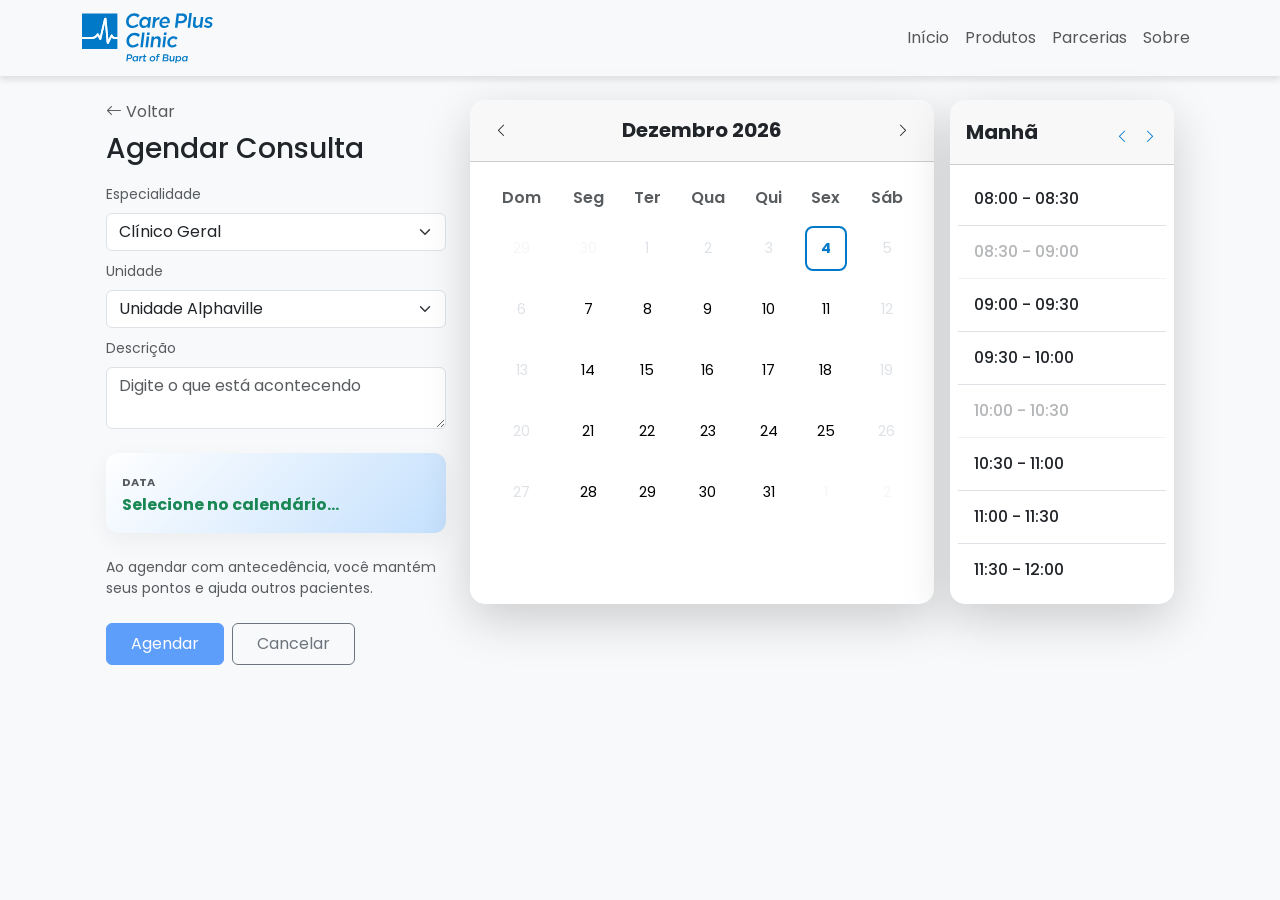
<file: pages/agenda.html>
<!DOCTYPE html>
<html lang="pt-br">

<head>
    <meta charset="UTF-8">
    <meta name="viewport" content="width=device-width, initial-scale=1.0">
    <title>CarePlus - Agendar</title>

    <link rel="shortcut icon" href="../images/Logotipo-Care_Plus.svg" type="image/x-icon">

    <!-- Bootstrap CSS 5.3.3 -->
    <link href="https://cdn.jsdelivr.net/npm/bootstrap@5.3.3/dist/css/bootstrap.min.css" rel="stylesheet">
    <link rel="stylesheet" href="https://cdn.jsdelivr.net/npm/bootstrap-icons@1.11.3/font/bootstrap-icons.min.css">

    <link rel="stylesheet" href="../styles/index.css">
    <link rel="stylesheet" href="../styles/reagendar.css">

    <!-- Scripts do projeto -->
    <script src="../scripts/calendar.js" defer></script>
    <script src="../scripts/agenda.js" defer></script>
</head>

<body class="bg-light">
    <header>
        <nav class="navbar navbar-expand-lg navbar-light bg-light">
            <div class="container">
                <a class="navbar-brand" href="../index.html">
                    <img class="img-fluid" style="max-height:50px;" src="../images/carePlus-logo.svg"
                        alt="Logotipo CarePlus">
                </a>

                <!-- Botão lateral -->
                <button class="navbar-toggler" type="button" data-bs-toggle="offcanvas" data-bs-target="#menuLateral">
                    <span class="navbar-toggler-icon"></span>
                </button>

                <!-- Menu (desktop) -->
                <div class="collapse navbar-collapse d-none d-lg-flex">
                    <ul class="navbar-nav ms-auto">
                        <li class="nav-item">
                            <a class="nav-link" href="../index.html">Início</a>
                        </li>
                        <li class="nav-item">
                            <a class="nav-link" href="produtos.html">Produtos</a>
                        </li>
                        <li class="nav-item">
                            <a class="nav-link" href="parceiras.html">Parcerias</a>
                        </li>
                        <li class="nav-item">
                            <a class="nav-link" href="sobre.html">Sobre</a>
                        </li>
                    </ul>
                </div>
            </div>
        </nav>
    </header>

    <!-- Menu Lateral (Mobile) -->
    <div class="offcanvas offcanvas-end" tabindex="-1" id="menuLateral">
        <div class="offcanvas-header">
            <h5 class="offcanvas-title">CarePlus</h5>
            <button type="button" class="btn-close" data-bs-dismiss="offcanvas"></button>
        </div>

        <div class="offcanvas-body">
            <ul class="nav flex-column">
                <li class="nav-item">
                    <a class="nav-link" href="../index.html">Início</a>
                </li>
                <li class="nav-item">
                    <a class="nav-link" href="produtos.html">Produtos</a>
                </li>
                <li class="nav-item">
                    <a class="nav-link" href="parceiras.html">Parcerias</a>
                </li>
                <li class="nav-item">
                    <a class="nav-link" href="sobre.html">Sobre</a>
                </li>
            </ul>
        </div>
    </div>

    <!-- Conteúdo Principal -->
    <main class="container">
        <section class="row p-4 g-4 align-items-start">
            <article class="col-lg-4 col-12">
                <a class="text-muted text-decoration-none" href="../index.html"><i class="bi bi-arrow-left"></i> Voltar</a>
                <h3 class="mt-2">Agendar Consulta</h3>

                <!-- Formulário de agendamento -->
                <form id="agendamentoForm" class="my-3">
                    <div class="mb-2">
                        <label for="especialidadeSelect" class="form-label small text-muted">Especialidade</label>
                        <select id="especialidadeSelect" class="form-select" required>
                            <option value="" selected disabled>Selecione a especialidade...</option>
                            <option value="Clínica Médica" selected>Clínico Geral</option>
                            <option value="Cardiologia">Cardiologia</option>
                            <option value="Dermatologia">Dermatologia</option>
                            <option value="Ortopedia">Ortopedia</option>
                            <option value="Pediatria">Pediatria</option>
                        </select>
                    </div>
                    <div class="mb-2">
                        <label for="unidadeSelect" class="form-label small text-muted">Unidade</label>
                        <select id="unidadeSelect" class="form-select" required>
                            <option value="Unidade Alphaville">Unidade Alphaville</option>
                            <option value="Unidade Paulista">Unidade Paulista</option>
                            <option value="Teleconsulta">Teleconsulta</option>
                        </select>
                    </div>
                    <div class="mb-2">
                        <label for="patientDescription" class="form-label small text-muted">Descrição</label>
                        <textarea id="patientDescription" class="form-control"
                            placeholder="Digite o que está acontecendo" required></textarea>
                    </div>
                </form>

                <!-- Resumo da Consulta Atual -->
                <div class="consulta-card card bg-light border-0 my-4" style="border-radius: 12px;">
                    <div class="card-body p-3">
                        <small class="text-muted text-uppercase fw-bold" style="font-size: 0.7rem;"> Data</small>
                        <p class="mb-0 fw-bold text-success" id="displayNovaData">Selecione no calendário...</p>
                    </div>
                </div>

                <p class="text-muted small">Ao agendar com antecedência, você mantém seus pontos e ajuda outros
                    pacientes.</p>

                <div class="d-grid gap-2 d-md-flex mt-4">
                    <button class="btn btn-primary px-4 py-2" id="confirmBtn" disabled onclick="abrirModal()">Agendar</button>
                    <a href="../index.html" class="btn btn-outline-secondary px-4 py-2">Cancelar</a>
                </div>
            </article>

            <article class="col-lg-8 col-12">
                <div class="row g-3">
                    <!-- Calendário -->
                    <div class="col-12 col-lg-8">
                        <div class="card border-0 shadow-lg h-100" style="border-radius: 15px;">
                            <div class="card-header d-flex justify-content-between align-items-center py-3"
                                style="border-radius: 15px 15px 0 0;">
                                <button class="btn btn-sm border-0" id="prevMonth"><i
                                        class="bi bi-chevron-left"></i></button>
                                <h5 class="mb-0 fw-bold" id="monthDisplay"></h5>
                                <button class="btn btn-sm border-0" id="nextMonth"><i
                                        class="bi bi-chevron-right"></i></button>
                            </div>
                            <div class="card-body p-3">
                                <table class="table table-borderless text-center mb-0" id="calendarTable">
                                    <thead>
                                        <tr>
                                            <th class="calendar-weekday text-muted">Dom</th>
                                            <th class="calendar-weekday text-muted">Seg</th>
                                            <th class="calendar-weekday text-muted">Ter</th>
                                            <th class="calendar-weekday text-muted">Qua</th>
                                            <th class="calendar-weekday text-muted">Qui</th>
                                            <th class="calendar-weekday text-muted">Sex</th>
                                            <th class="calendar-weekday text-muted">Sáb</th>
                                        </tr>
                                    </thead>
                                    <tbody id="calendarBody">
                                        <!-- Inserido via JS -->
                                    </tbody>
                                </table>
                            </div>
                        </div>
                    </div>

                    <!-- Horários -->
                    <div class="col-12 col-lg-4">
                        <div class="card border-0 shadow-lg h-100" style="border-radius: 15px;">
                            <div class="card-header d-flex justify-content-between align-items-center py-3"
                                style="border-radius: 15px 15px 0 0;">
                                <h5 class="mb-0 fw-bold" id="periodoDia">Manhã</h5>
                                <div class="d-flex justify-content-between align-items-center mt-2">
                                    <div>
                                        <button class="btn btn-sm p-0 me-2 period-nav-btn" id="prevPeriod"
                                            aria-label="Período anterior">
                                            <i class="bi bi-chevron-left"></i>
                                        </button>
                                        <button class="btn btn-sm p-0 period-nav-btn" id="nextPeriod"
                                            aria-label="Próximo período">
                                            <i class="bi bi-chevron-right"></i>
                                        </button>
                                    </div>
                                </div>
                            </div>
                            <div class="card-body p-2">
                                <div class="list-group list-group-flush h-100" id="listaHorarios">
                                    <!-- Inserido via JS -->
                                </div>
                            </div>
                        </div>
                    </div>
                </div>
            </article>
        </section>
    </main>

    <!-- Modal de confirmação -->
    <div class="modal fade" id="confirmModal" tabindex="-1" aria-hidden="true">
        <div class="modal-dialog modal-dialog-centered">
            <div class="modal-content">
                <div class="modal-header">
                    <h5 class="modal-title">Confirmar agendamento</h5>
                    <button type="button" class="btn-close" data-bs-dismiss="modal" aria-label="Fechar"></button>
                </div>
                <div class="modal-body">
                    <div id="modalSummary">Resumo do agendamento...</div>
                    <div id="modalAlert" class="alert alert-success mt-3 d-none" role="alert">
                        Agendamento confirmado com sucesso!
                    </div>
                </div>
                <div class="modal-footer">
                    <button type="button" class="btn btn-secondary" data-bs-dismiss="modal">Fechar</button>
                    <button type="button" class="btn btn-primary" id="finalizeAppointmentBtn" onclick="finalizarAgendamento()">Confirmar
                        agendamento</button>
                </div>
            </div>
        </div>
    </div>

    <!-- Bootstrap Bundle JS 5.3.3 -->
    <script src="https://cdn.jsdelivr.net/npm/bootstrap@5.3.3/dist/js/bootstrap.bundle.min.js"></script>
</body>

</html>
</file>
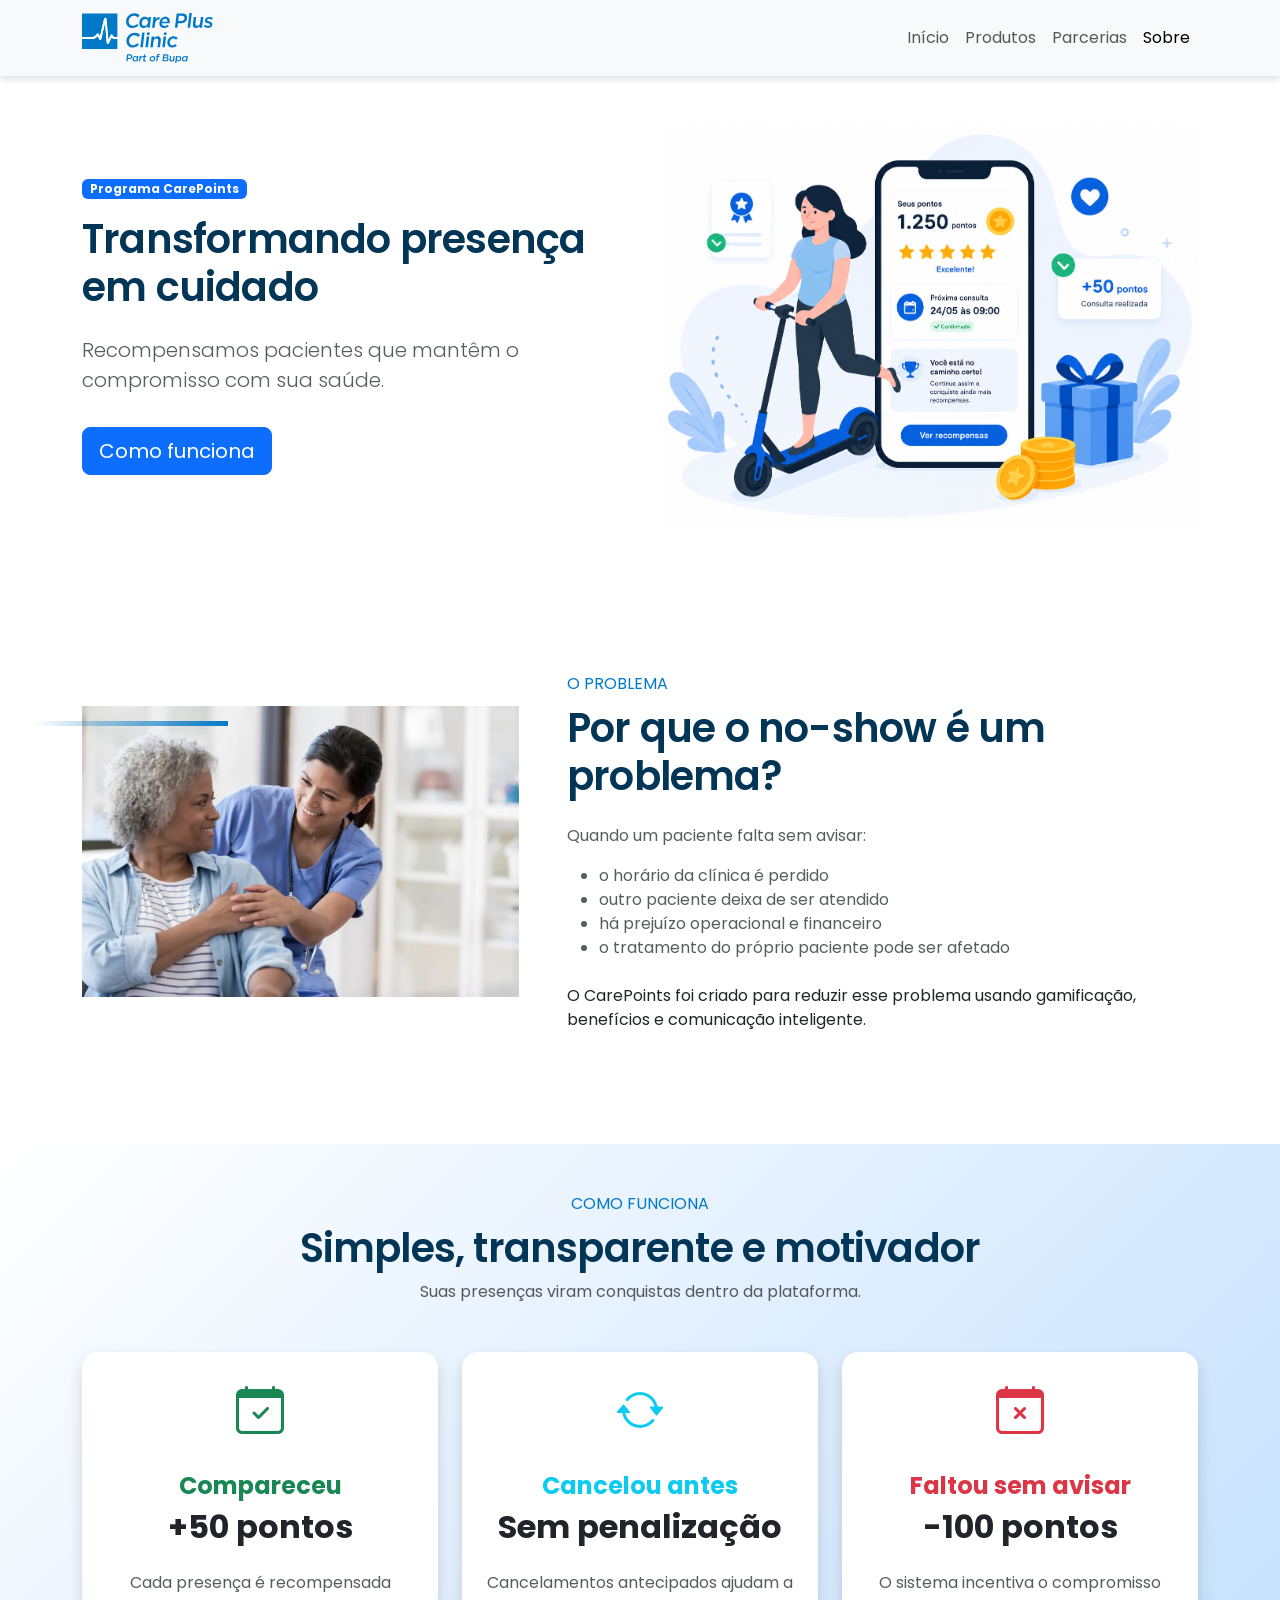
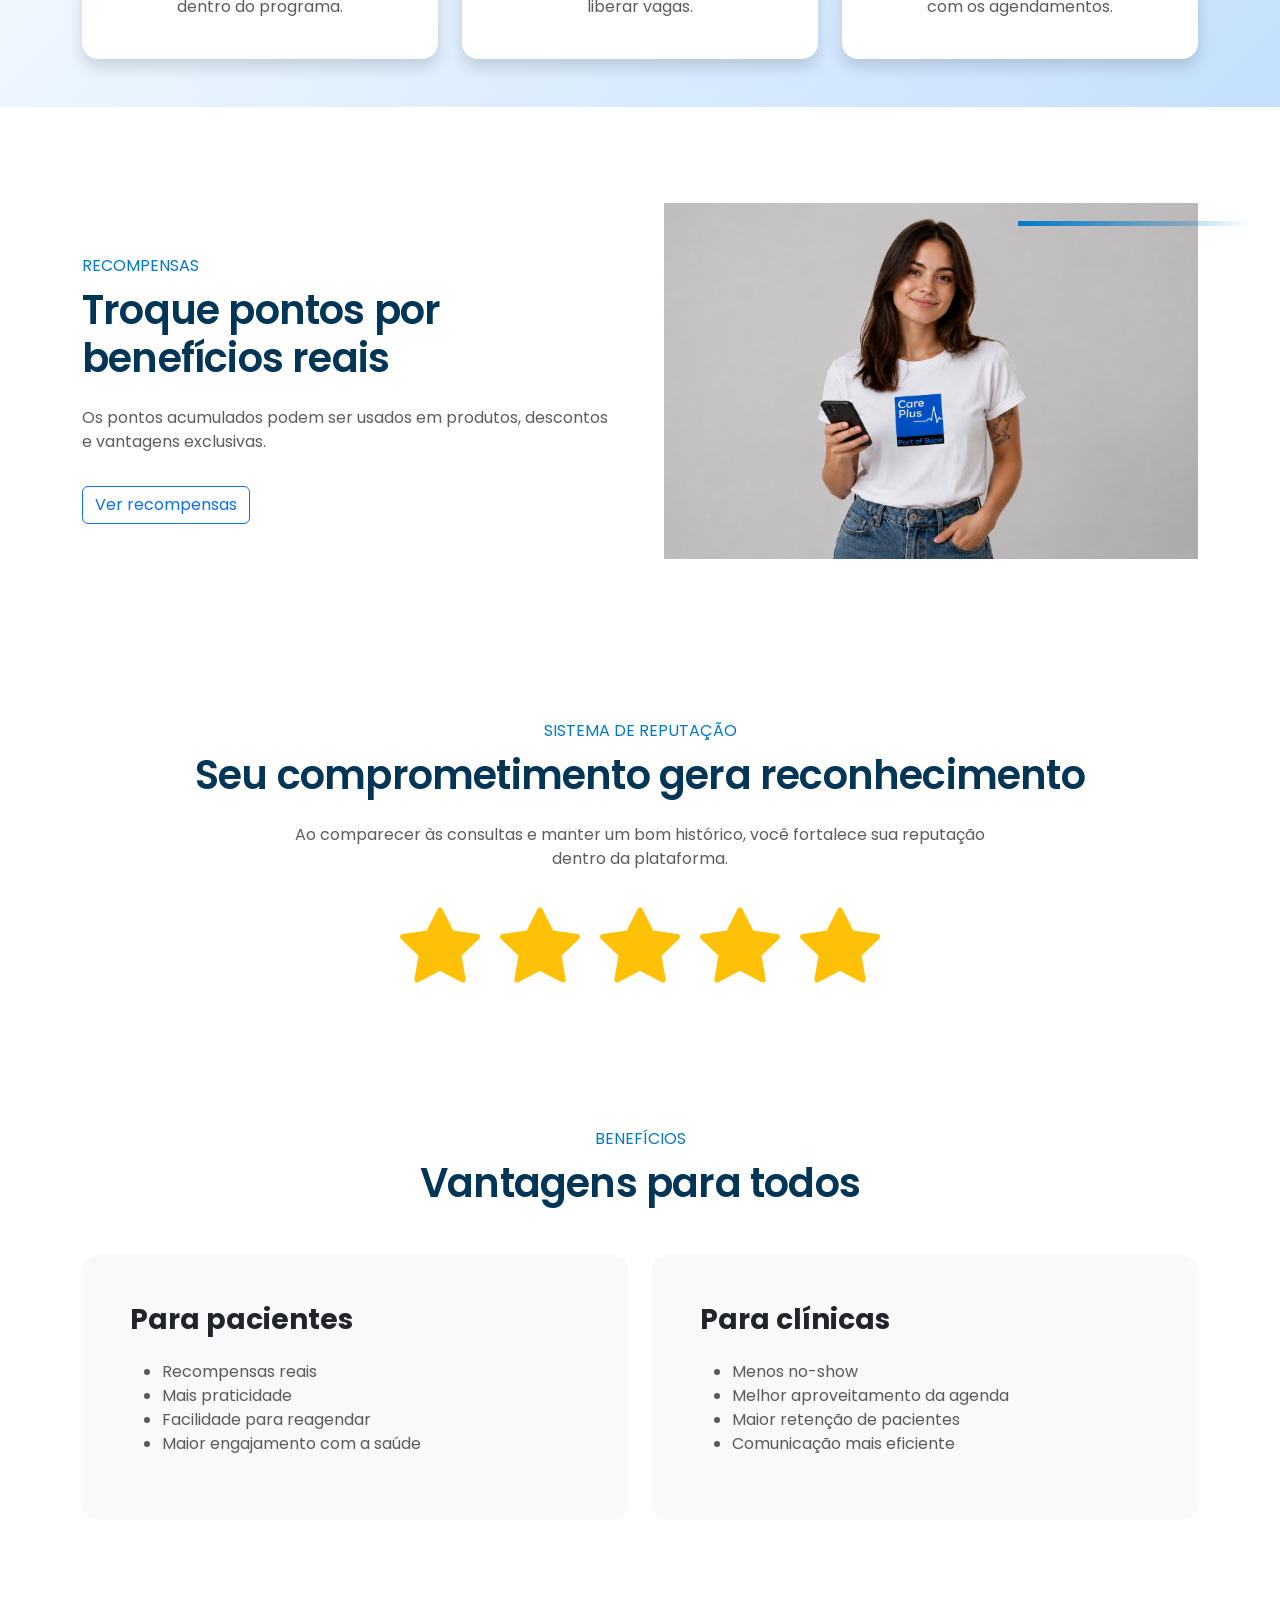
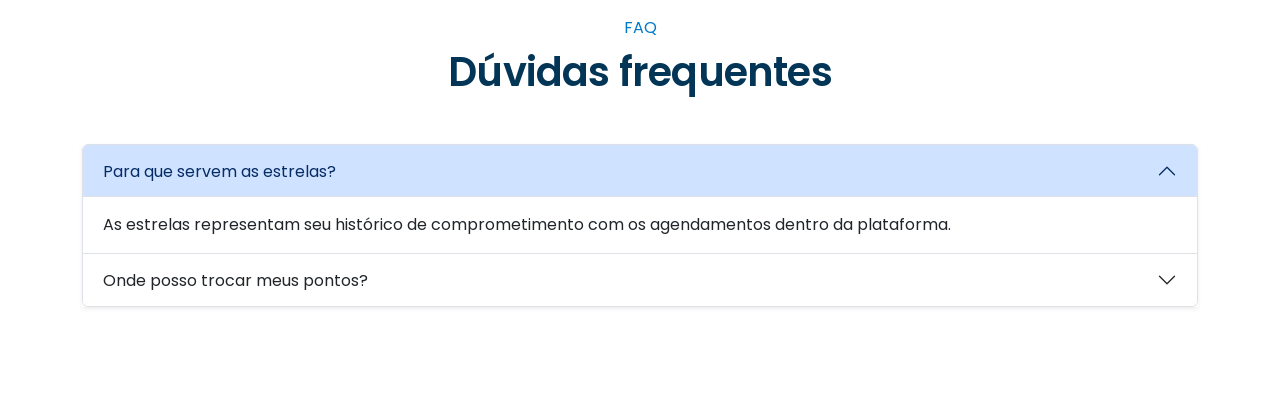
<file: pages/sobre.html>
<!DOCTYPE html>
<html lang="pt-br">
<meta charset="UTF-8">
<meta name="viewport" content="width=device-width, initial-scale=1.0">
<link rel="stylesheet" href="../styles/produtos.css">
<link rel="stylesheet" href="../styles/index.css">
<link rel="stylesheet" href="../styles/sobre.css">
<link rel="shortcut icon" href="images/Logotipo-Care_Plus.svg" type="image/x-icon">
<link href="https://cdn.jsdelivr.net/npm/bootstrap@5.3.8/dist/css/bootstrap.min.css" rel="stylesheet"
    integrity="sha384-sRIl4kxILFvY47J16cr9ZwB07vP4J8+LH7qKQnuqkuIAvNWLzeN8tE5YBujZqJLB" crossorigin="anonymous">
<link rel="stylesheet" href="https://cdn.jsdelivr.net/npm/bootstrap-icons@1.11.3/font/bootstrap-icons.min.css">
<script src="https://cdn.jsdelivr.net/npm/bootstrap@5.3.8/dist/js/bootstrap.bundle.min.js"
    integrity="sha384-FKyoEForCGlyvwx9Hj09JcYn3nv7wiPVlz7YYwJrWVcXK/BmnVDxM+D2scQbITxI" crossorigin="anonymous"
    defer></script>
<title>Marcas Parceiras</title>
</head>

<body>
    <header>
        <nav class="navbar navbar-expand-lg navbar-light bg-light">
            <div class="container">
                <a class="navbar-brand" href="../index.html">
                    <img class="img-fluid logo-navbar" style="max-height:50px;" src="../images/carePlus-logo.svg"
                        alt="Logo CarePlus">
                </a>

                <button class="navbar-toggler" type="button" data-bs-toggle="offcanvas" data-bs-target="#menuLateral">
                    <span class="navbar-toggler-icon"></span>
                </button>

                <div class="collapse navbar-collapse d-none d-lg-flex">
                    <ul class="navbar-nav ms-auto">
                        <li class="nav-item">
                            <a class="nav-link" href="../index.html">Início</a>
                        </li>
                        <li class="nav-item">
                            <a class="nav-link" href="produtos.html">Produtos</a>
                        </li>
                        <li class="nav-item">
                            <a class="nav-link" href="parceiras.html">Parcerias</a>
                        </li>
                        <li class="nav-item">
                            <a class="nav-link active" href="sobre.html">Sobre</a>
                        </li>
                    </ul>
                </div>

            </div>
        </nav>
    </header>

    <div class="offcanvas offcanvas-end" tabindex="-1" id="menuLateral">
        <div class="offcanvas-header">
            <h5 class="offcanvas-title">CarePlus</h5>
            <button type="button" class="btn-close" data-bs-dismiss="offcanvas"></button>
        </div>

        <div class="offcanvas-body">
            <ul class="nav flex-column">
                <li class="nav-item">
                    <a class="nav-link" href="../index.html">Início</a>
                </li>
                <li class="nav-item">
                    <a class="nav-link" href="produtos.html">Produtos</a>
                </li>
                <li class="nav-item">
                    <a class="nav-link" href="parceiras.html">Parcerias</a>
                </li>
                <li class="nav-item">
                    <a class="nav-link active" href="sobre.html">Sobre</a>
                </li>
            </ul>
        </div>
    </div>

    <main>

        <!-- HERO -->
        <section class="container py-5">
            <div class="row align-items-center g-5">

                <!-- TEXTO -->
                <div class="col-lg-6">
                    <span class="badge bg-primary mb-3">Programa CarePoints</span>

                    <h1 class="secao-titulo" style="font-size: clamp(1.2rem, 4vw, 2.5rem);">
                        Transformando presença em cuidado
                    </h1>

                    <p class="lead text-muted mt-4">
                        Recompensamos pacientes que mantêm o compromisso com sua saúde.
                    </p>

                    <a href="#funcionamento" class="btn btn-primary btn-lg mt-3">
                        Como funciona
                    </a>
                </div>

                <!-- IMAGEM -->
                <div class="col-lg-6 text-center">
                    <!-- IMAGEM HERO -->
                    <img src="../images/hero-about.png" class="img-fluid" alt="Paciente utilizando CarePoints">
                </div>

            </div>
        </section>

        <!-- PROBLEMA -->
        <section class="container py-5 my-3 my-lg-5">

            <div class="row align-items-center g-5">

                <!-- IMAGEM -->
                <figure class="col-lg-5 img-effect-left">
                    <img src="../images/clinica.webp" class="img-fluid" alt="Impacto do no-show">
                </figure>

                <!-- TEXTO -->
                <div class="col-lg-7">

                    <span class="section-label">
                        O problema
                    </span>

                    <h2 class="mt-2 secao-titulo">
                        Por que o no-show é um problema?
                    </h2>

                    <p class="text-muted mt-4">
                        Quando um paciente falta sem avisar:
                    </p>

                    <ul class="text-muted">
                        <li>o horário da clínica é perdido</li>
                        <li>outro paciente deixa de ser atendido</li>
                        <li>há prejuízo operacional e financeiro</li>
                        <li>o tratamento do próprio paciente pode ser afetado</li>
                    </ul>

                    <p class="mt-4">
                        O CarePoints foi criado para reduzir esse problema usando
                        gamificação, benefícios e comunicação inteligente.
                    </p>

                </div>

            </div>

        </section>

        <!-- COMO FUNCIONA -->
        <section id="funcionamento" class=" py-5">
            <div class="container">

                <div class="text-center mb-5">

                    <span class="section-label">
                        Como funciona
                    </span>

                    <h2 class="mt-2 secao-titulo">
                        Simples, transparente e motivador
                    </h2>

                    <p class="text-muted">
                        Suas presenças viram conquistas dentro da plataforma.
                    </p>

                </div>

                <div class="row g-4">

                    <!-- CARD 1 -->
                    <div class="col-md-4">
                        <div class="card h-100 border-0 shadow rounded-4 p-4 text-center">

                            <!-- ÍCONE OU IMAGEM -->
                            <div class="mb-4">
                                <i class="bi bi-calendar-check text-success icon-card"></i>
                            </div>

                            <h4 class="fw-bold text-success">
                                Compareceu
                            </h4>

                            <h2 class="fw-bold">
                                +50 pontos
                            </h2>

                            <p class="text-muted mt-3">
                                Cada presença é recompensada dentro do programa.
                            </p>

                        </div>
                    </div>

                    <!-- CARD 2 -->
                    <div class="col-md-4">
                        <div class="card h-100 border-0 shadow rounded-4 p-4 text-center">

                            <!-- ÍCONE OU IMAGEM -->
                            <div class="mb-4">
                                <i class="bi bi-arrow-repeat text-info icon-card"></i>
                            </div>

                            <h4 class="fw-bold text-info">
                                Cancelou antes
                            </h4>

                            <h2 class="fw-bold">
                                Sem penalização
                            </h2>

                            <p class="text-muted mt-3">
                                Cancelamentos antecipados ajudam a liberar vagas.
                            </p>

                        </div>
                    </div>

                    <!-- CARD 3 -->
                    <div class="col-md-4">
                        <div class="card h-100 border-0 shadow rounded-4 p-4 text-center">

                            <!-- ÍCONE OU IMAGEM -->
                            <div class="mb-4">
                                <i class="bi bi-calendar-x text-danger icon-card"></i>
                            </div>

                            <h4 class="fw-bold text-danger">
                                Faltou sem avisar
                            </h4>

                            <h2 class="fw-bold">
                                -100 pontos
                            </h2>

                            <p class="text-muted mt-3">
                                O sistema incentiva o compromisso com os agendamentos.
                            </p>

                        </div>
                    </div>
                </div>
            </div>
        </section>

        <!-- RECOMPENSAS -->
        <section class="container py-5 my-3 my-lg-5">

            <div class="row align-items-center g-5">

                <!-- TEXTO -->
                <div class="col-lg-6">

                    <span class="section-label">
                        Recompensas
                    </span>

                    <h2 class="mt-2 secao-titulo">
                        Troque pontos por benefícios reais
                    </h2>

                    <p class="text-muted mt-4">
                        Os pontos acumulados podem ser usados em produtos,
                        descontos e vantagens exclusivas.
                    </p>

                    <a href="produtos.html" class="btn btn-outline-primary mt-3">
                        Ver recompensas
                    </a>

                </div>

                <!-- IMAGEM -->
                <figure class="col-lg-6 text-center img-effect-right">

                    <!-- IMAGEM PRODUTOS -->
                    <img src="../images/carepoints-woman.png" class="img-fluid" alt="Recompensas CarePoints">

                </figure>

            </div>

        </section>

        <!-- SISTEMA DE REPUTAÇÃO -->
        <section class="container py-5">

            <div class="text-center">

                <!-- ESTRELAS -->
                
                <span class="section-label">
                    Sistema de reputação
                </span>
                
                <h2 class=" mt-2 secao-titulo">
                    Seu comprometimento gera reconhecimento
                </h2>
                
                <p class="text-muted mx-auto mt-4 section-description">
                    Ao comparecer às consultas e manter um bom histórico,
                    você fortalece sua reputação dentro da plataforma.
                </p>
                
                <div class="mb-4">
                    <i class="bi bi-star-fill star-icon"></i>
                    <i class="bi bi-star-fill star-icon"></i>
                    <i class="bi bi-star-fill star-icon"></i>
                    <i class="bi bi-star-fill star-icon"></i>
                    <i class="bi bi-star-fill star-icon"></i>
                </div>
            </div>

        </section>

        <!-- BENEFÍCIOS -->
        <section class="container py-5">

            <div class="text-center mb-5">

                <span class="section-label">
                    Benefícios
                </span>

                <h2 class=" mt-2 secao-titulo">
                    Vantagens para todos
                </h2>

            </div>

            <div class="row g-4">

                <!-- PACIENTE -->
                <div class="col-md-6">
                    <div class="p-5 bg-light rounded-4 h-100">

                        <!-- IMAGEM -->
                        <!-- IMAGEM PACIENTE -->

                        <h3 class="fw-bold mb-4">
                            Para pacientes
                        </h3>

                        <ul class="text-muted">
                            <li>Recompensas reais</li>
                            <li>Mais praticidade</li>
                            <li>Facilidade para reagendar</li>
                            <li>Maior engajamento com a saúde</li>
                        </ul>

                    </div>
                </div>

                <!-- CLÍNICAS -->
                <div class="col-md-6">
                    <div class="p-5 bg-light rounded-4 h-100">

                        <!-- IMAGEM -->
                        <!-- IMAGEM CLÍNICA -->

                        <h3 class="fw-bold mb-4">
                            Para clínicas
                        </h3>

                        <ul class="text-muted">
                            <li>Menos no-show</li>
                            <li>Melhor aproveitamento da agenda</li>
                            <li>Maior retenção de pacientes</li>
                            <li>Comunicação mais eficiente</li>
                        </ul>

                    </div>
                </div>

            </div>

        </section>

        <!-- FAQ -->
        <section class="container py-5 mb-5">

            <div class="text-center mb-5">

                <span class="section-label">
                    FAQ
                </span>

                <h2 class="mt-2 secao-titulo">
                    Dúvidas frequentes
                </h2>

            </div>

            <div class="accordion shadow-sm" id="accordionFAQ">

                <!-- FAQ 1 -->
                <div class="accordion-item">
                    <h2 class="accordion-header">
                        <button class="accordion-button" type="button" data-bs-toggle="collapse" data-bs-target="#faq1">

                            Para que servem as estrelas?

                        </button>
                    </h2>

                    <div id="faq1" class="accordion-collapse collapse show" data-bs-parent="#accordionFAQ">

                        <div class="accordion-body">
                            As estrelas representam seu histórico de comprometimento
                            com os agendamentos dentro da plataforma.
                        </div>

                    </div>
                </div>

                <!-- FAQ 2 -->
                <div class="accordion-item">
                    <h2 class="accordion-header">
                        <button class="accordion-button collapsed" type="button" data-bs-toggle="collapse"
                            data-bs-target="#faq2">

                            Onde posso trocar meus pontos?

                        </button>
                    </h2>

                    <div id="faq2" class="accordion-collapse collapse" data-bs-parent="#accordionFAQ">

                        <div class="accordion-body">
                            Na página de produtos você encontra recompensas,
                            benefícios e vantagens disponíveis.
                        </div>

                    </div>
                </div>

            </div>

        </section>

    </main>
</body>

</html>
</file>
<file: styles/index.css>
@import url('https://fonts.googleapis.com/css2?family=Montserrat:ital,wght@0,100..900;1,100..900&family=Poppins:ital,wght@0,100;0,200;0,300;0,400;0,500;0,600;0,700;0,800;0,900;1,100;1,200;1,300;1,400;1,500;1,600;1,700;1,800;1,900&display=swap');

:root {
    --color-primary: #0079C8;
    --color-primary-light: #00B5C8;
    --color-secondary: #023556;
    
    --color-confirm: #11d3a2;
    --color-confirm-hover: #0fb6a8;

    --color-bg-body: #f7f7f7;
    --color-bg-card: #ffffff;

    --color-text-main: #212529;
    --color-text-muted: #6c757d;
    --color-border: #dee2e6;

    /* Typography */
    --font-family-base: "Poppins", sans-serif;
}

* {
    margin: 0;
    padding: 0;
    box-sizing: border-box;
    font-family: var(--font-family-base);
}

body {
    background-color: var(--color-bg-body);
}

.navbar-toggler {
    border: none;
    outline: none;
}

.navbar-toggler:focus {
    box-shadow: none;
    outline: none;
}

header {
    box-shadow: 0 4px 6px rgba(0, 0, 0, 0.1);
}

.consulta-card {
    background: linear-gradient(135deg, #ffffff, #c4e0fd 100%);
    border-radius: 1.25rem;
    box-shadow: 0 8px 24px rgba(0, 0, 0, 0.05);
    border: 1px solid rgba(255, 255, 255, 0.5);
}

.titulo-card {
    color: var(--color-secondary);
    font-size: 2.2rem;
    letter-spacing: -0.5px;
}

.info-item {
    color: var(--color-text-muted);
    font-size: 0.95rem;
    margin-bottom: 0.2rem;
}

.info-item i {
    width: 20px;
    text-align: center;
    color: #666;
}

/* Estilização dos Botões */
.btn-agendar {
    background-color: var(--color-primary);
    border-color: var(--color-primary);
    color: white;
    font-weight: 500;
}

.btn-agendar:hover {
    background-color: var(--color-secondary);
    color: #fff;
}

.btn-confirmar {
    background-color: var(--color-primary-light);
    border-color: var(--color-primary-light);
    color: white;
    font-weight: 500;
}

.btn-confirmar:hover {
    background-color: var(--color-primary);
    color: white;
}

.btn-confirmar.confirmado {
    background-color: var(--color-confirm);
    border-color:  var(--color-confirm);
    color: white;
}

.btn-confirmar.confirmado:hover {
    background-color:  var(--color-confirm-hover);
    color: white;
}

.btn-reagendar {
    color: var(--color-primary-light);
    border-color: var(--color-primary-light);
    background-color: transparent;
    font-weight: 500;
}

/* mensagem sem consulta */
.sem-consulta-card {
    background: linear-gradient(135deg, #ffffff, #f0f4f8 100%);
    border: 2px solid #dee2e6;
    border-radius: 1.25rem;
    box-shadow: 0 4px 12px rgba(0, 0, 0, 0.08);
    transition: all 0.3s ease;
}

.sem-consulta-card:hover {
    border-color: #fff;
    box-shadow: 0 8px 24px rgba(0, 170, 200, 0.15);
}

.sem-consulta-icone {
    font-size: 3rem;
    color: var(--color-primary);
}

.sem-consulta-titulo {
    color: var(--color-secondary);
    font-size: 1.5rem;
    font-weight: 600;
    letter-spacing: -0.5px;
}

.sem-consulta-subtitulo {
    color: var(--color-text-muted);
    font-size: 0.95rem;
    line-height: 1.5;
}

.btn-reagendar:hover {
    background-color: var(--color-primary);
    color: white;
}

/* Estilização do Relógio e Data */
.badge-horario {
    background-color: var(--color-primary-light);
    letter-spacing: 2px;
    font-size: clamp(1.5rem, 5vw, 3rem);
    padding: 0px 15px;
    border-radius: 12px;
}

.texto-data {
    color: var(--color-secondary);
    font-size: 1.6rem;
}

.rodape-texto {
    font-size: 0.65rem;
    color: #888;
}

/* ── SEÇÃO TROQUE SEUS PONTOS ── */
.secao-titulo {
    color: var(--color-secondary);
    font-size: clamp(1rem, 3vw, 2rem);
    font-weight: 600;
    letter-spacing: -0.02em;
}

.secao-subtitulo {
    color: var(--color-text-muted);
    font-size: 0.88rem;
}

/* Cards de produto / recompensa */
.produto-card {
    background: var(--color-bg-card);
    border-radius: .7rem;
    overflow: hidden;
    box-shadow: 0 4px 16px rgba(0, 0, 0, 0.07);
    transition: transform 0.2s ease, box-shadow 0.2s ease;
    cursor: pointer;
}

.produto-link {
    display: block;
    color: inherit;
    text-decoration: none;
    height: 100%;
}

.produto-link:focus-visible {
    outline: 2px solid var(--color-primary-light);
    outline-offset: 3px;
    border-radius: .7rem;
}


.produto-card:hover {
    transform: translateY(-4px);
    box-shadow: 0 10px 28px rgba(0, 0, 0, 0.12);
}

.produto-card img {
    width: 100%;
    aspect-ratio: 4 / 3;
    height: auto;
    object-fit: cover;
    object-position: center;
}

.produto-card-body {
    padding: 0.75rem 0.9rem 0.9rem;
}

.produto-nome {
    font-size: 0.88rem;
    font-weight: 600;
    color: var(--color-text-main);
    margin-bottom: 0.2rem;
    white-space: nowrap;
    overflow: hidden;
    text-overflow: ellipsis;
}

.produto-desc {
    font-size: 0.75rem;
    color: var(--color-text-muted);
    white-space: nowrap;
    overflow: hidden;
    text-overflow: ellipsis;
    margin-bottom: 0;
}

.produto-pontos {
    font-size: 0.88rem;
    font-weight: 700;
    color: var(--color-primary);
    white-space: nowrap;
}

/* Badge de pontos nos cards de parceiros */
.parceiro-badge {
    display: inline-block;
    background: linear-gradient(135deg, var(--color-primary), var(--color-primary-light));
    color: #fff;
    font-size: 0.72rem;
    font-weight: 700;
    padding: 2px 8px;
    border-radius: 20px;
    letter-spacing: 0.3px;
}

/* Scroll horizontal no mobile */
.cards-container {
    display: grid;
    grid-template-columns: repeat(auto-fit, minmax(min(200px, 100%), 1fr));
    gap: clamp(1rem, 2vw, 1.5rem);
    justify-items: stretch;
    padding-bottom: 0.5rem;
}

.cards-container::-webkit-scrollbar {
    height: 4px;
}

.cards-container::-webkit-scrollbar-track {
    background: transparent;
}

.cards-container::-webkit-scrollbar-thumb {
    background: var(--color-border);
    border-radius: 4px;
}

.cards-container .produto-card {
    flex: 0 0 240px;
    scroll-snap-align: start;
}

/* Mobile: horário acima */
@media (max-width: 767.98px) {
    .consulta-card .row {
        flex-wrap: wrap;
    }

    .consulta-card .col-md-5 {
        order: -1;
        display: flex;
        align-items: center;
        justify-content: flex-start;
    }

    .consulta-card .col-md-7 {
        order: 0;
    }

    .consulta-card .badge-horario {
        margin-bottom: 0.5rem;
    }
}
</file>
<file: styles/reagendar.css>
.calendar-weekday {
    font-weight: 600;
    padding: 12px 0;
    font-size: 1rem;
    text-transform: capitalize;
}

.calendar-day {
    height: 45px;
    display: flex;
    align-items: center;
    justify-content: center;
    cursor: pointer;
    border-radius: 8px;
    transition: all 0.2s ease;
    font-size: 0.9rem;
    user-select: none;
}

/* Hover apenas em dias válidos */
.calendar-day:hover:not(.empty):not(.disabled):not(.selected) {
    background-color: #f0f4f8;
    color: var(--color-primary);
}

.calendar-day.today {
    border: 2px solid var(--color-primary);
    color: var(--color-primary);
    font-weight: bold;
}

.calendar-day.selected {
    background-color: var(--color-primary) !important;
    color: white !important;
    font-weight: bold;
    transform: scale(1.05);
}

.calendar-day.disabled {
    color: #dee2e6;
    cursor: not-allowed;
    pointer-events: none;
    /* Garante que não clique */
}

.calendar-day.empty {
    opacity: 0.3;
    cursor: default;
}

/* Estilo para o dia original da consulta */
.calendar-day.original-consulta {
    background-color: #fff3cd;
    color: #856404;
    border: 2px solid #ffc107;
    border-radius: 8px;
    font-weight: 600;
    position: relative;
    box-shadow: 0 2px 8px rgba(255, 193, 7, 0.3);
}

.calendar-day.original-consulta::after {
    content: "●";
    position: absolute;
    top: -5px;
    right: -5px;
    font-size: 0.8rem;
    color: #ff6b6b;
    animation: pulse 1.5s infinite;
}

@keyframes pulse {

    0%,
    100% {
        opacity: 1;
    }

    50% {
        opacity: 0.5;
    }
}

/* Estilo para o horário original da consulta */
.custom-tooltip {
  --bs-tooltip-bg: #ffc107;
  --bs-tooltip-color: #856404;
}

.time-slot.original-horario {
    background-color: #fff3cd;
    color: #856404;
    border-left: 4px solid #ffc107;
    font-weight: 600;
    position: relative;
    box-shadow: inset 0 2px 4px rgba(255, 193, 7, 0.2);
}

.time-slot.original-horario::before {
    content: "●";
    position: absolute;
    left: 10px;
    color: #ff6b6b;
    animation: pulse 1.5s infinite;
}

.time-slot.original-horario:hover {
    background-color: #ffe69c;
    border-left-color: #ff9800;
}

.period-nav-btn {
    color: var(--color-primary);
}

.period-nav-btn:hover {
    color: var(--color-secondary);
}

#listaHorarios {
    overflow-y: auto;
}

.time-slot {
    border-left: 0;
    border-right: 0;
    border-radius: 0 !important;
    padding: 14px 16px;
    font-weight: 500;
    transition: all 0.2s ease;
}

.time-slot:hover:not(.disabled):not(.selected) {
    background-color: #f0f4f8;
    color: var(--color-primary);
}

.time-slot.selected {
    background-color: var(--color-primary) !important;
    color: #fff !important;
}

.time-slot.disabled {
    opacity: 0.45;
    pointer-events: none;
}

.card {
    border-radius: 15px;
    overflow: hidden;
}
</file>
<file: styles/produtos.css>
/* ── LISTA DE PRODUTOS ── */
 .produtos-lista {
     display: flex;
     flex-direction: column;
     gap: 1.25rem;
     margin-top: 2.5rem;
     margin-bottom: 3.5rem;
 }

 /* ── PRODUCT CARD ── */
 .produto-detalhe {
     scroll-margin-top: 80px;
     background: var(--color-bg-card);
     border-radius: 1.25rem;
     overflow: hidden;
     box-shadow: 0 4px 20px rgba(0, 0, 0, 0.07);
     display: flex;
     flex-direction: column;
     max-width: 1480px;
     width: 100%;
     margin: 0 auto;
     transition: box-shadow 0.2s;
 }

 .produto-detalhe:target {
  animation: highlight 1s ease;
}

@keyframes highlight {
  from { background-color: #c4e0fd; outline: 3px solid var(--color-primary-light);}
  to { background-color: transparent; outline: 3px solid transparent}
}


 .produto-detalhe:hover {
     box-shadow: 0 8px 32px rgba(0, 0, 0, 0.12);
 }

 @media (min-width: 640px) {
     .produto-detalhe {
         flex-direction: row;
     }
 }

 .produto-img-wrap {
     flex: 0 0 auto;
     width: 100%;
     max-height: 350px;
 }

 @media (min-width: 640px) {
     .produto-img-wrap {
         width: 38%;
     }
 }

 .produto-img-wrap img {
     width: 100%;
     height: 100%;
     object-fit: cover;
     display: block;
     max-height: 220px;
 }

 @media (min-width: 640px) {
     .produto-img-wrap img {
         max-height: 100%;
         min-height: 210px;
     }
 }

 .produto-info {
     flex: 1;
     padding: 1.4rem 1.6rem;
     display: flex;
     flex-direction: column;
     justify-content: center;
 }

 .produto-nome {
     font-size: 1.05rem;
     font-weight: 700;
     color: var(--color-secondary);
     margin-bottom: 0.5rem;
 }

 .produto-descricao {
     font-size: 0.8rem;
     color: var(--color-text-muted);
     line-height: 1.65;
     margin-bottom: 1.1rem;
 }

 .comprar-row {
     display: flex;
     align-items: center;
     gap: 1rem;
     margin-bottom: 0.85rem;
 }

 .btn-comprar {
     background-color: var(--color-primary-light);
     border: none;
     color: #fff;
     font-size: 0.85rem;
     font-weight: 600;
     padding: 0.42rem 1.3rem;
     border-radius: 8px;
     cursor: pointer;
     transition: background 0.2s, transform 0.15s;
 }

 .btn-comprar:hover {
     background-color: var(--color-primary);
     transform: translateY(-1px);
 }

 .pontos-valor {
     font-size: 1.2rem;
     font-weight: 800;
     color: var(--color-text-main);
 }

 .pontos-label {
     font-size: 0.8rem;
     font-weight: 400;
     color: var(--color-text-muted);
     margin-left: 3px;
 }

 .produto-rodape {
     font-size: 0.68rem;
     color: #bbb;
     padding-top: 0.5rem;
     border-top: 1px solid var(--color-border);
     margin-top: auto;
 }

 @media (max-width: 639px) {
     .produto-info {
         padding: 1rem;
     }
 }
</file>
<file: styles/sobre.css>
/* ==================== EFEITOS DE IMAGEM ==================== */
.img-effect-left, .img-effect-right {
    position: relative;
}

.img-effect-left::before, .img-effect-right::before {
    content: "";
    position: absolute;
    display: block;
    height: 5px;
    width: 40%;
    top: 5%;
    z-index: 20;
}

.img-effect-left::before {
    left: -5%;
    background-image: linear-gradient(-90deg, var(--color-primary), transparent);
}

.img-effect-right::before {
    right: -5%;
    background-image: linear-gradient(90deg, var(--color-primary), transparent);
}

/* ==================== SEÇÕES ==================== */
#funcionamento {
    background: linear-gradient(135deg, #ffffff, #c4e0fd 100%);
}

.logo-navbar {
    max-height: 50px;
}

.secao-titulo {
    font-size: clamp(1.2rem, 4vw, 2.5rem);
}

/* ==================== ÍCONES E ELEMENTOS ==================== */
.icon-card {
    font-size: 3rem;
}

.star-icon {
    font-size: 5rem;
    color: #FFC107;
    margin: 0 0.5rem;
}

/* ==================== TEXTOS ==================== */
.section-label {
    color: var(--color-primary);
    text-transform: uppercase;
}

.section-description {
    max-width: 700px;
}

/* ==================== RESPONSIVO ==================== */
@media (max-width: 992px) {
    .img-effect-left::before, .img-effect-right::before {
        top: -5%;
    }
    .img-effect-left::before{
        right: 0;
    }
    .img-effect-right::before{
        left: 0;
    }
}
</file>
